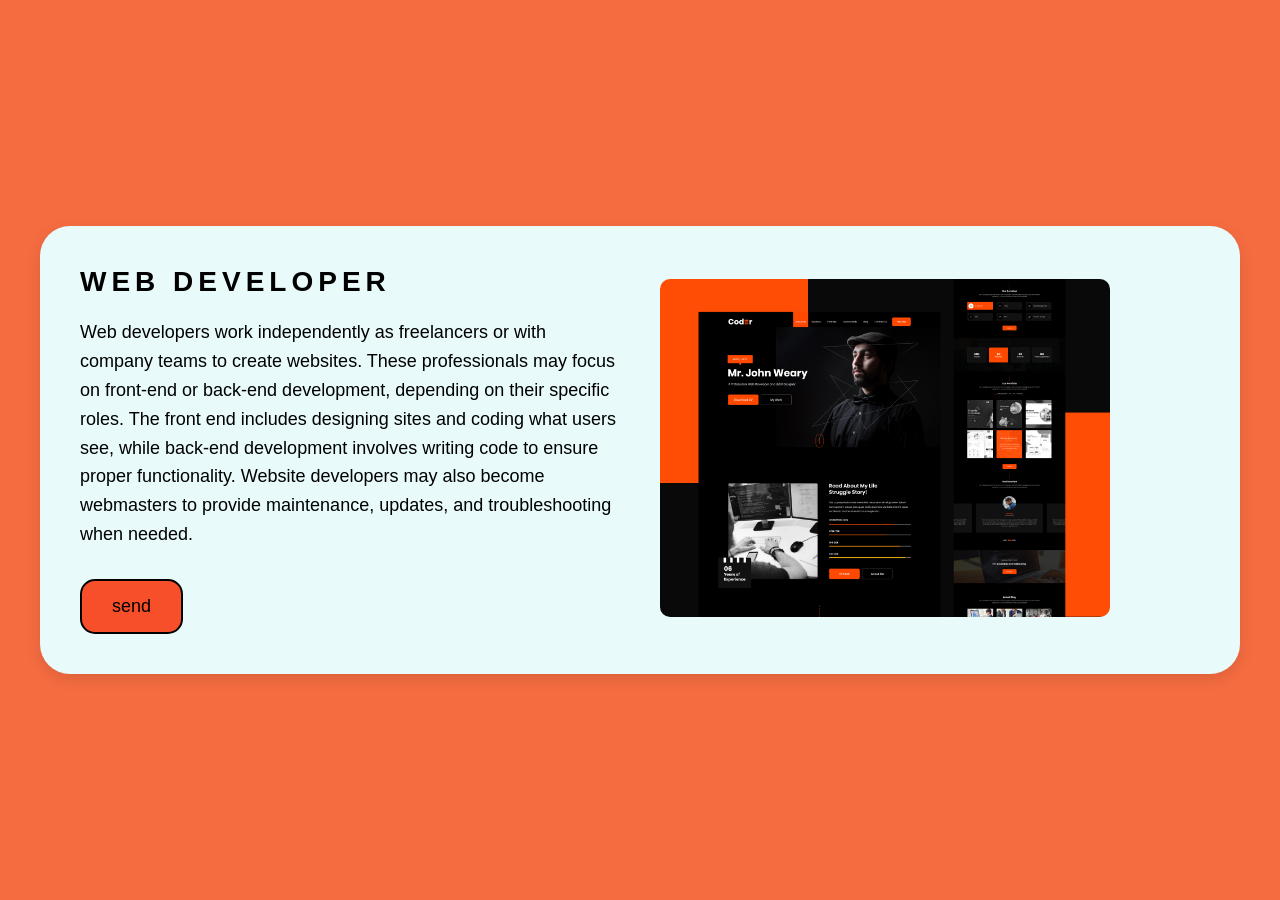
<file: landing page1/index.html>
<!DOCTYPE html>
<html lang="en">
<head>
  <meta charset="UTF-8" />
  <meta name="viewport" content="width=device-width, initial-scale=1.0" />
  <title>Web Developer Landing Page</title>
  <link rel="stylesheet" href="css/style.css" />


</head>
<body>
  <section class="container">
    <div class="card">
      <div class="card-content">
        <div class="text-section">
          <h1>WEB DEVELOPER</h1>
          <p>
            Web developers work independently as freelancers or with company teams to create websites.
            These professionals may focus on front-end or back-end development, depending on their specific roles.
            The front end includes designing sites and coding what users see, while back-end development involves writing code to ensure proper functionality.
            Website developers may also become webmasters to provide maintenance, updates, and troubleshooting when needed.
          </p>
          <button>send</button>
        </div>
        <div class="image-section">
          <img src="img/landingphotot.png" alt="web development image" />
        </div>
      </div>
    </div>
  </section>
</body>
</html>
</file>
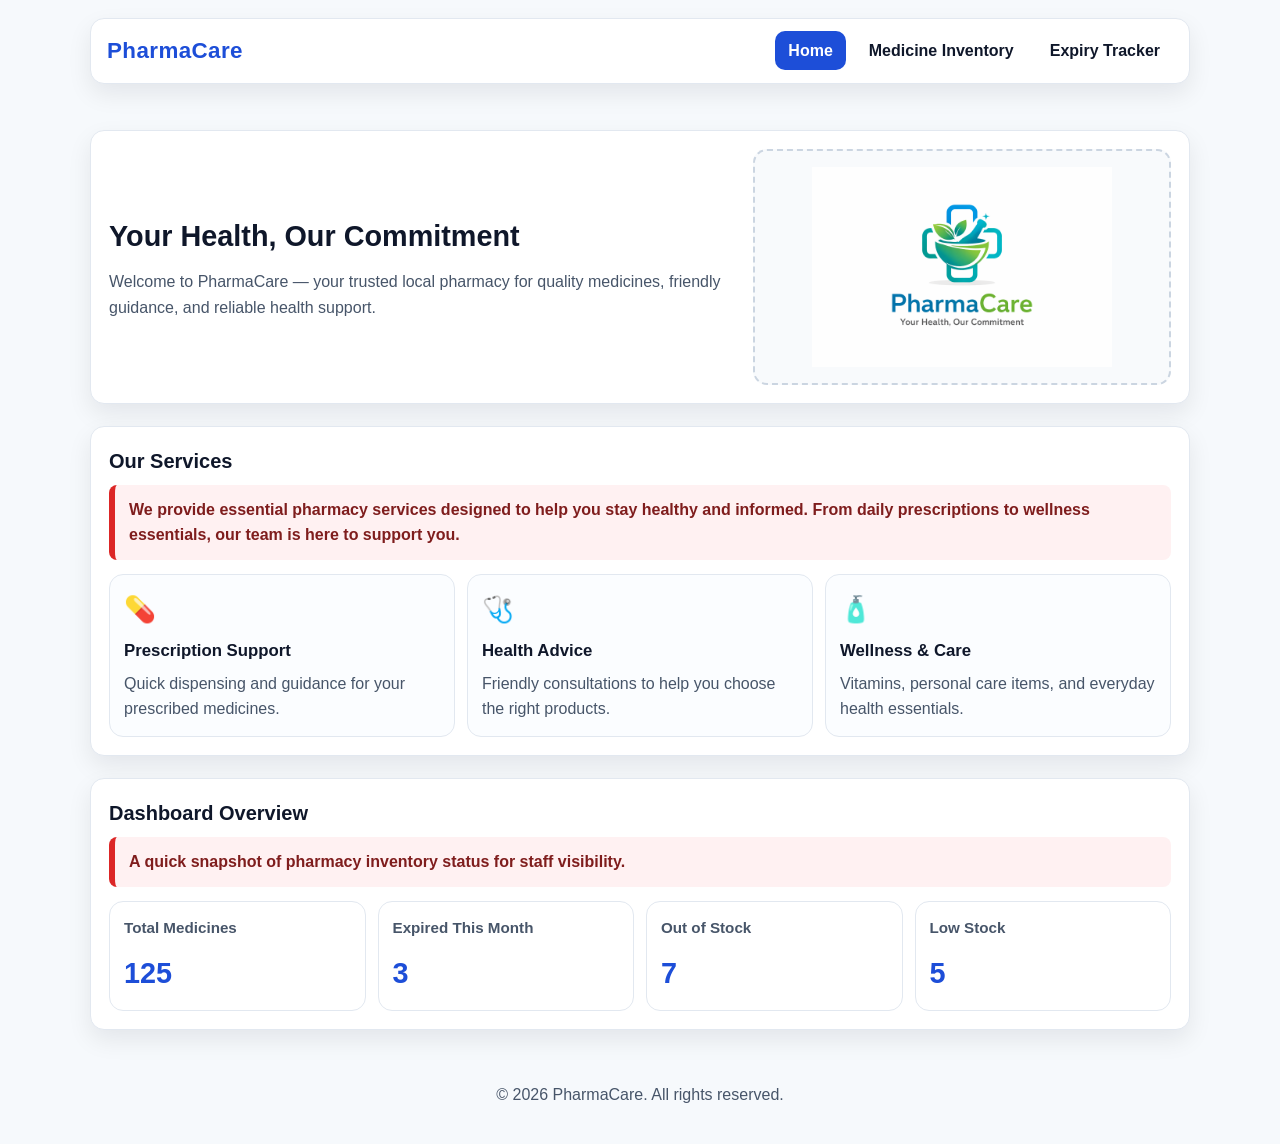
<file: PharmaCare/index.html>
<!DOCTYPE html>
<html lang="en">
<head>
  <meta charset="UTF-8" />
  <meta name="viewport" content="width=device-width, initial-scale=1.0" />
  <title>PharmaCare | Home</title>

  <!-- Link to the external CSS file -->
  <link rel="stylesheet" href="style.css" />
</head>

<body>
  <!-- 1) Brand / Logo -->
  <header class="site-header">
    <div class="brand">
      <!-- Optional logo image (if you have one). If not, you can keep it as text only. -->
      <!-- <img src="image/logo.png" alt="PharmaCare Logo" class="logo"> -->
      <h1 class="brand-name">PharmaCare</h1>
    </div>

    <!-- 5) Navigation Menu (must be on all pages) -->
    <nav class="main-nav" aria-label="Main Navigation">
      <ul>
        <li><a href="index.html" class="active">Home</a></li>
        <li><a href="inventory.html">Medicine Inventory</a></li>
        <li><a href="expiry.html">Expiry Tracker</a></li>
      </ul>
    </nav>
  </header>

  <main>
    <!-- 2) Welcome / Tagline -->
    <section class="hero">
      <div class="hero-text">
        <h2>Your Health, Our Commitment</h2>
        <p>
          Welcome to PharmaCare — your trusted local pharmacy for quality medicines,
          friendly guidance, and reliable health support.
        </p>
      </div>

      <!-- 4) Visually appealing section with placeholder image/icon -->
      <div class="hero-media" aria-hidden="true">
        <!-- Placeholder box (can be replaced with an image later) -->
       <div class="placeholder-image">
  <img src="image/c391b523-d0c8-41dc-a319-376be727cc22.png" 
       alt="PharmaCare Logo" 
       class="hero-logo">
</div>

      </div>
    </section>

    <!-- 3) Brief introduction to services -->
    <section class="services">
      <h3>Our Services</h3>
      <p class="section-intro">
        We provide essential pharmacy services designed to help you stay healthy and informed.
        From daily prescriptions to wellness essentials, our team is here to support you.
      </p>

      <!-- 4) Visually appealing sections with placeholder icons/cards -->
      <div class="service-cards">
        <article class="service-card">
          <div class="service-icon" aria-hidden="true">💊</div>
          <h4>Prescription Support</h4>
          <p>Quick dispensing and guidance for your prescribed medicines.</p>
        </article>

        <article class="service-card">
          <div class="service-icon" aria-hidden="true">🩺</div>
          <h4>Health Advice</h4>
          <p>Friendly consultations to help you choose the right products.</p>
        </article>

        <article class="service-card">
          <div class="service-icon" aria-hidden="true">🧴</div>
          <h4>Wellness & Care</h4>
          <p>Vitamins, personal care items, and everyday health essentials.</p>
        </article>
      </div>
    </section>

    <!-- 6) Dashboard Overview section with 3-4 summary cards (static examples) -->
    <section class="dashboard-overview">
      <h3>Dashboard Overview</h3>
      <p class="section-intro">
        A quick snapshot of pharmacy inventory status for staff visibility.
      </p>

      <div class="stats-grid">
        <div class="stat-card">
          <h4>Total Medicines</h4>
          <p class="stat-number">125</p>
        </div>

        <div class="stat-card">
          <h4>Expired This Month</h4>
          <p class="stat-number">3</p>
        </div>

        <div class="stat-card">
          <h4>Out of Stock</h4>
          <p class="stat-number">7</p>
        </div>

        <div class="stat-card">
          <h4>Low Stock</h4>
          <p class="stat-number">5</p>
        </div>
      </div>
    </section>
  </main>

  <footer class="site-footer">
    <p>&copy; 2026 PharmaCare. All rights reserved.</p>
  </footer>
</body>
</html>
</file>
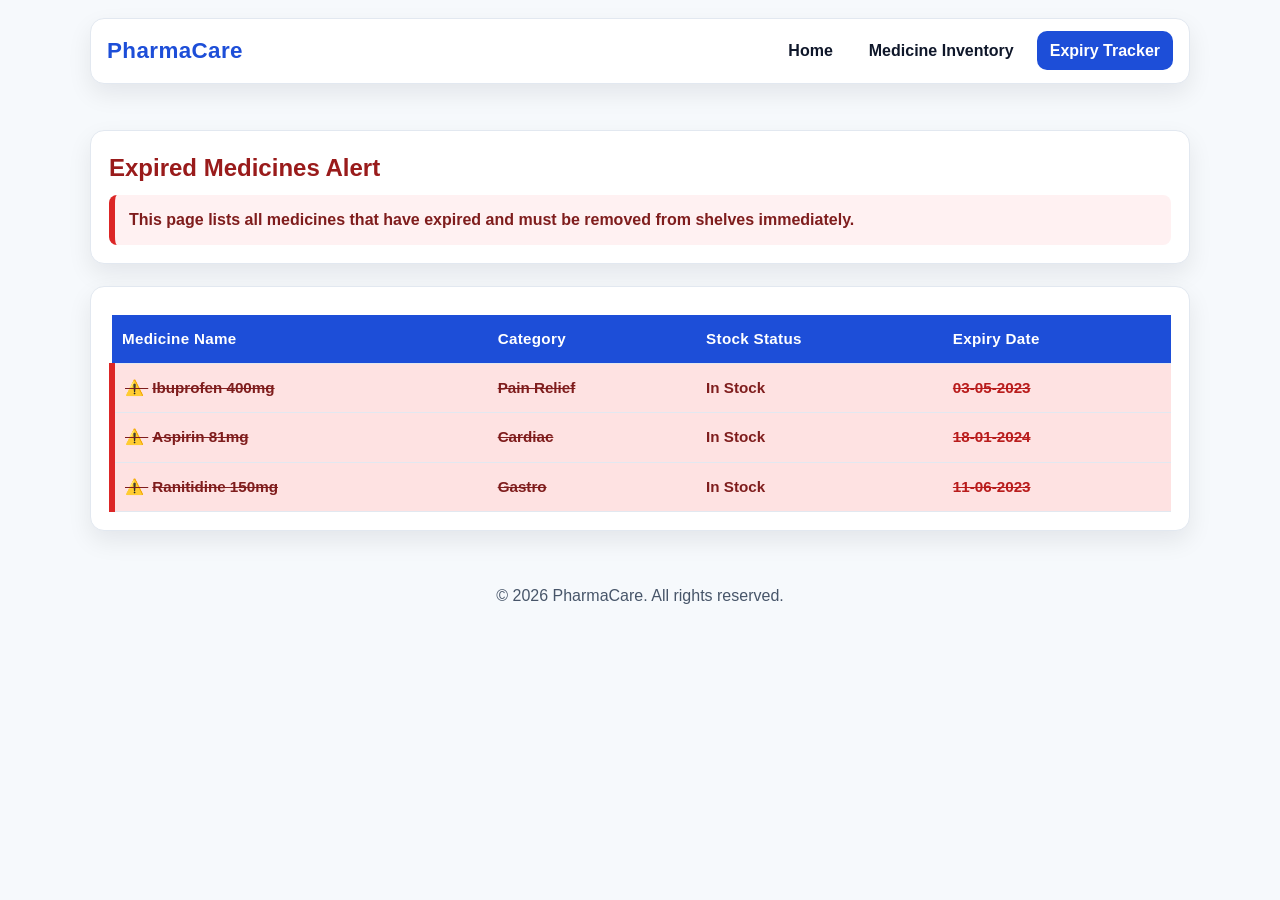
<file: PharmaCare/expiry.html>
<!DOCTYPE html>
<html lang="en">
<head>
  <meta charset="UTF-8" />
  <meta name="viewport" content="width=device-width, initial-scale=1.0" />
  <title>PharmaCare | Expiry Tracker</title>

  <link rel="stylesheet" href="style.css" />
</head>

<body>
  <!-- Header -->
  <header class="site-header">
    <div class="brand">
      <h1 class="brand-name">PharmaCare</h1>
    </div>

    <nav class="main-nav" aria-label="Main Navigation">
      <ul>
        <li><a href="index.html">Home</a></li>
        <li><a href="inventory.html">Medicine Inventory</a></li>
        <li><a href="expiry.html" class="active">Expiry Tracker</a></li>
      </ul>
    </nav>
  </header>

  <main>
    <!-- Page Title -->
    <section>
      <h2>Expired Medicines Alert</h2>
      <p class="section-intro">
        This page lists all medicines that have expired and must be removed from shelves immediately.
      </p>
    </section>

    <!-- Expired Medicines List -->
    <section>
      <table class="inventory-table">
        <thead>
          <tr>
            <th>Medicine Name</th>
            <th>Category</th>
            <th>Stock Status</th>
            <th>Expiry Date</th>
          </tr>
        </thead>

        <tbody>
          <tr class="expired">
            <td data-label="Medicine Name">Ibuprofen 400mg</td>
            <td data-label="Category">Pain Relief</td>
            <td data-label="Stock Status">In Stock</td>
            <td data-label="Expiry Date">03-05-2023</td>
          </tr>

          <tr class="expired">
            <td data-label="Medicine Name">Aspirin 81mg</td>
            <td data-label="Category">Cardiac</td>
            <td data-label="Stock Status">In Stock</td>
            <td data-label="Expiry Date">18-01-2024</td>
          </tr>

          <tr class="expired">
            <td data-label="Medicine Name">Ranitidine 150mg</td>
            <td data-label="Category">Gastro</td>
            <td data-label="Stock Status">In Stock</td>
            <td data-label="Expiry Date">11-06-2023</td>
          </tr>
        </tbody>
      </table>
    </section>
  </main>

  <footer class="site-footer">
    <p>&copy; 2026 PharmaCare. All rights reserved.</p>
  </footer>
</body>
</html>
</file>
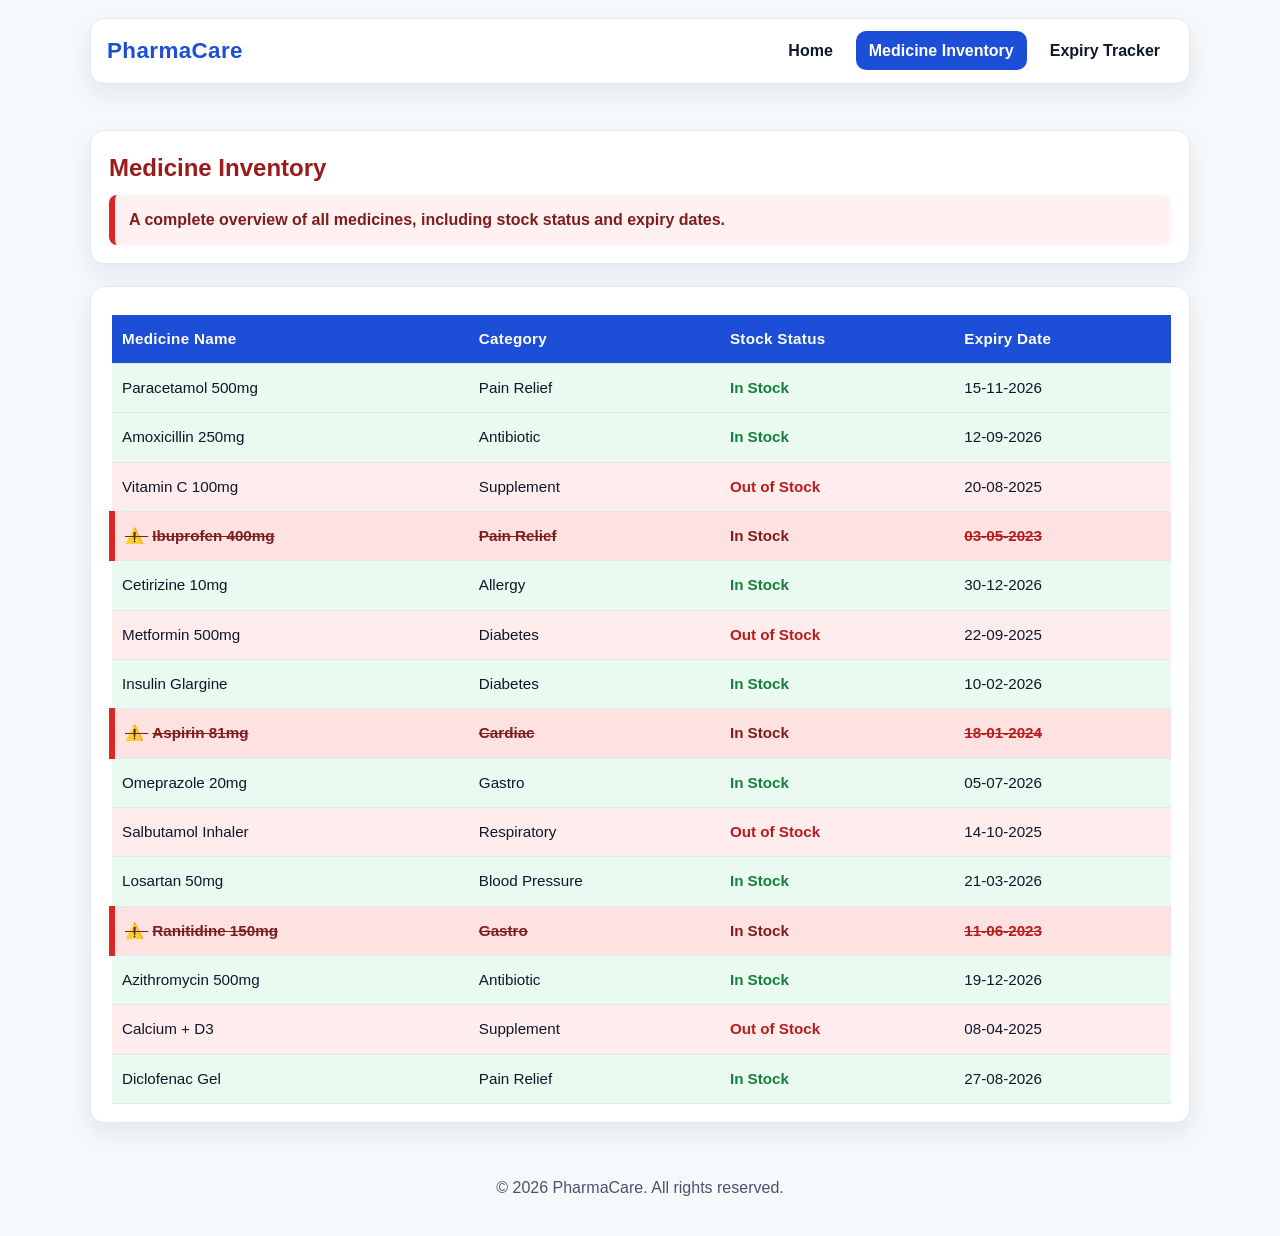
<file: PharmaCare/inventory.html>
<!DOCTYPE html>
<html lang="en">
<head>
  <meta charset="UTF-8" />
  <meta name="viewport" content="width=device-width, initial-scale=1.0" />
  <title>PharmaCare | Medicine Inventory</title>

  <link rel="stylesheet" href="style.css" />
</head>

<body>
  <!-- Header -->
  <header class="site-header">
    <div class="brand">
      <h1 class="brand-name">PharmaCare</h1>
    </div>

    <nav class="main-nav" aria-label="Main Navigation">
      <ul>
        <li><a href="index.html">Home</a></li>
        <li><a href="inventory.html" class="active">Medicine Inventory</a></li>
        <li><a href="expiry.html">Expiry Tracker</a></li>
      </ul>
    </nav>
  </header>

  <main>
    <!-- Page Title -->
    <section>
      <h2>Medicine Inventory</h2>
      <p class="section-intro">
        A complete overview of all medicines, including stock status and expiry dates.
      </p>
    </section>

    <!-- Inventory Table -->
    <section>
      <table class="inventory-table">
        <thead>
          <tr>
            <th>Medicine Name</th>
            <th>Category</th>
            <th>Stock Status</th>
            <th>Expiry Date</th>
          </tr>
        </thead>

        <tbody>
          <tr class="in-stock">
            <td data-label="Medicine Name">Paracetamol 500mg</td>
            <td data-label="Category">Pain Relief</td>
            <td data-label="Stock Status">In Stock</td>
            <td data-label="Expiry Date">15-11-2026</td>
          </tr>

          <tr class="in-stock">
            <td data-label="Medicine Name">Amoxicillin 250mg</td>
            <td data-label="Category">Antibiotic</td>
            <td data-label="Stock Status">In Stock</td>
            <td data-label="Expiry Date">12-09-2026</td>
          </tr>

          <tr class="out-of-stock">
            <td data-label="Medicine Name">Vitamin C 100mg</td>
            <td data-label="Category">Supplement</td>
            <td data-label="Stock Status">Out of Stock</td>
            <td data-label="Expiry Date">20-08-2025</td>
          </tr>

          <tr class="expired">
            <td data-label="Medicine Name">Ibuprofen 400mg</td>
            <td data-label="Category">Pain Relief</td>
            <td data-label="Stock Status">In Stock</td>
            <td data-label="Expiry Date">03-05-2023</td>
          </tr>

          <tr class="in-stock">
            <td data-label="Medicine Name">Cetirizine 10mg</td>
            <td data-label="Category">Allergy</td>
            <td data-label="Stock Status">In Stock</td>
            <td data-label="Expiry Date">30-12-2026</td>
          </tr>

          <tr class="out-of-stock">
            <td data-label="Medicine Name">Metformin 500mg</td>
            <td data-label="Category">Diabetes</td>
            <td data-label="Stock Status">Out of Stock</td>
            <td data-label="Expiry Date">22-09-2025</td>
          </tr>

          <tr class="in-stock">
            <td data-label="Medicine Name">Insulin Glargine</td>
            <td data-label="Category">Diabetes</td>
            <td data-label="Stock Status">In Stock</td>
            <td data-label="Expiry Date">10-02-2026</td>
          </tr>

          <tr class="expired">
            <td data-label="Medicine Name">Aspirin 81mg</td>
            <td data-label="Category">Cardiac</td>
            <td data-label="Stock Status">In Stock</td>
            <td data-label="Expiry Date">18-01-2024</td>
          </tr>

          <tr class="in-stock">
            <td data-label="Medicine Name">Omeprazole 20mg</td>
            <td data-label="Category">Gastro</td>
            <td data-label="Stock Status">In Stock</td>
            <td data-label="Expiry Date">05-07-2026</td>
          </tr>

          <tr class="out-of-stock">
            <td data-label="Medicine Name">Salbutamol Inhaler</td>
            <td data-label="Category">Respiratory</td>
            <td data-label="Stock Status">Out of Stock</td>
            <td data-label="Expiry Date">14-10-2025</td>
          </tr>

          <tr class="in-stock">
            <td data-label="Medicine Name">Losartan 50mg</td>
            <td data-label="Category">Blood Pressure</td>
            <td data-label="Stock Status">In Stock</td>
            <td data-label="Expiry Date">21-03-2026</td>
          </tr>

          <tr class="expired">
            <td data-label="Medicine Name">Ranitidine 150mg</td>
            <td data-label="Category">Gastro</td>
            <td data-label="Stock Status">In Stock</td>
            <td data-label="Expiry Date">11-06-2023</td>
          </tr>

          <tr class="in-stock">
            <td data-label="Medicine Name">Azithromycin 500mg</td>
            <td data-label="Category">Antibiotic</td>
            <td data-label="Stock Status">In Stock</td>
            <td data-label="Expiry Date">19-12-2026</td>
          </tr>

          <tr class="out-of-stock">
            <td data-label="Medicine Name">Calcium + D3</td>
            <td data-label="Category">Supplement</td>
            <td data-label="Stock Status">Out of Stock</td>
            <td data-label="Expiry Date">08-04-2025</td>
          </tr>

          <tr class="in-stock">
            <td data-label="Medicine Name">Diclofenac Gel</td>
            <td data-label="Category">Pain Relief</td>
            <td data-label="Stock Status">In Stock</td>
            <td data-label="Expiry Date">27-08-2026</td>
          </tr>
        </tbody>
      </table>
    </section>
  </main>

  <footer class="site-footer">
    <p>&copy; 2026 PharmaCare. All rights reserved.</p>
  </footer>
</body>
</html>
</file>
<file: landing page1/css/style.css>
* {
  box-sizing: border-box;
  margin: 0;
  padding: 0;
  font-family: 'Segoe UI', sans-serif;
}

body {
  background-color: #f56c41; /* اللون البرتقالي */
}

.container {
  display: flex;
  justify-content: center;
  align-items: center;
  padding: 50px 20px;
  min-height: 100vh;
}

.card {
  background-color: #e8fafa; /* الأزرق الفاتح */
  border-radius: 30px;
  padding: 40px;
  max-width: 1200px;
  width: 100%;
  box-shadow: 0 5px 15px rgba(0, 0, 0, 0.1);
}

.card-content {
  display: flex;
  flex-direction: row;
  gap: 40px;
  align-items: center;
  flex-wrap: wrap;
}

.text-section {
  flex: 1;
  min-width: 280px;
}

.text-section h1 {
  font-size: 28px;
  letter-spacing: 5px;
  margin-bottom: 20px;
  font-weight: 700;
}

.text-section p {
  font-size: 18px;
  line-height: 1.6;
  margin-bottom: 30px;
}

.text-section button {
  padding: 15px 30px;
  background-color: #f84f2b;
  color: #000;
  border: 2px solid #000;
  border-radius: 15px;
  font-size: 18px;
  cursor: pointer;
  transition: all 0.3s ease;
}

.text-section button:hover {
  background-color: #fff;
  color: #f84f2b;
}

.image-section {
  flex: 1;
  min-width: 280px;
}

.image-section img {
  width: 100%;
  max-width: 450px;
  border-radius: 10px;
}
</file>
<file: PharmaCare/style.css>
/* ============ Basic Reset ============ */
* {
  box-sizing: border-box;
  margin: 0;
  padding: 0;
}

:root {
  --bg: #f6f9fc;
  --card: #ffffff;
  --text: #0f172a;
  --muted: #475569;

  --primary: #1d4ed8;   /* medical blue */
  --primary-soft: #e6efff;

  --green-soft: #eafaf0;
  --red-soft: #ffecec;

  --border: #e2e8f0;
  --shadow: 0 10px 25px rgba(2, 6, 23, 0.08);
  --radius: 14px;
}

body {
  font-family: Arial, Helvetica, sans-serif;
  background: var(--bg);
  color: var(--text);
  line-height: 1.6;
}

/* Make layout breathe */
main {
  width: min(1100px, 92%);
  margin: 0 auto;
  padding: 24px 0 40px;
}

/* ============ Header & Navigation (Grid) ============ */
.site-header {
  width: min(1100px, 92%);
  margin: 18px auto 0;
  background: var(--card);
  border: 1px solid var(--border);
  border-radius: var(--radius);
  box-shadow: var(--shadow);
  padding: 14px 16px;

  display: grid;
  grid-template-columns: 1fr auto;
  align-items: center;
  gap: 12px;
}

.brand {
  display: flex;
  align-items: center;
  gap: 10px;
}

.brand-name {
  font-size: 1.4rem;
  color: var(--primary);
  letter-spacing: 0.4px;
}

/* Nav */
.main-nav ul {
  list-style: none;
  display: grid;
  grid-auto-flow: column;
  gap: 10px;
}

.main-nav a {
  text-decoration: none;
  color: var(--text);
  font-weight: 600;
  padding: 10px 12px;
  border-radius: 10px;
  border: 1px solid transparent;
  transition: 0.2s;
}

.main-nav a:hover {
  background: var(--primary-soft);
  border-color: #c7d2fe;
}

.main-nav a.active {
  background: var(--primary);
  color: #fff;
}

/* ============ Sections ============ */
section {
  margin-top: 22px;
  background: var(--card);
  border: 1px solid var(--border);
  border-radius: var(--radius);
  box-shadow: var(--shadow);
  padding: 18px;
}

.section-intro {
  margin-top: 8px;
  color: var(--muted);
}

/* ============ Hero (Grid) ============ */
.hero {
  display: grid;
  grid-template-columns: 1.2fr 0.8fr;
  gap: 16px;
  align-items: center;
}

.hero-text h2 {
  font-size: 1.8rem;
  color: var(--text);
}

.hero-text p {
  margin-top: 10px;
  color: var(--muted);
}

.hero-media {
  display: grid;
  place-items: center;
}

.placeholder-image {
  width: 100%;
  min-height: 190px;
  border-radius: var(--radius);
  border: 2px dashed #cbd5e1;
  background: #f8fafc;
  color: #64748b;
  display: grid;
  place-items: center;
  text-align: center;
  padding: 16px;
  font-weight: 600;
}

/* ============ Services ============ */
.services h3,
.dashboard-overview h3 {
  font-size: 1.25rem;
  color: var(--text);
}

.service-cards {
  margin-top: 14px;
  display: grid;
  grid-template-columns: repeat(3, 1fr);
  gap: 12px;
}

.service-card {
  border: 1px solid var(--border);
  border-radius: var(--radius);
  padding: 14px;
  background: #fbfdff;
}

.service-icon {
  font-size: 1.6rem;
}

.service-card h4 {
  margin-top: 8px;
  font-size: 1.05rem;
}

.service-card p {
  margin-top: 6px;
  color: var(--muted);
}

/* ============ Dashboard Overview (Grid) ============ */
.stats-grid {
  margin-top: 14px;
  display: grid;
  grid-template-columns: repeat(4, 1fr);
  gap: 12px;
}

.stat-card {
  border: 1px solid var(--border);
  border-radius: var(--radius);
  padding: 14px;
  background: #ffffff;
}

.stat-card h4 {
  font-size: 0.95rem;
  color: var(--muted);
  font-weight: 700;
}

.stat-number {
  margin-top: 10px;
  font-size: 1.8rem;
  font-weight: 800;
  color: var(--primary);
}

/* ============ Footer ============ */
.site-footer {
  width: min(1100px, 92%);
  margin: 0 auto 24px;
  color: var(--muted);
  text-align: center;
  padding: 12px 0;
}

/* ============ Responsive ============ */
@media (max-width: 900px) {
  .site-header {
    grid-template-columns: 1fr;
    gap: 10px;
  }

  .main-nav ul {
    grid-auto-flow: row;
    justify-items: start;
  }

  .hero {
    grid-template-columns: 1fr;
  }

  .service-cards {
    grid-template-columns: 1fr;
  }

  .stats-grid {
    grid-template-columns: repeat(2, 1fr);
  }
}

@media (max-width: 480px) {
  .brand-name {
    font-size: 1.2rem;
  }

  .hero-text h2 {
    font-size: 1.45rem;
  }

  .stats-grid {
    grid-template-columns: 1fr;
  }
}
/* ============ Inventory Table ============ */

.inventory-table {
  width: 100%;
  border-collapse: collapse;
  margin-top: 10px;
  font-size: 0.95rem;
}

.inventory-table thead {
  background-color: var(--primary);
  color: #ffffff;
}

.inventory-table th,
.inventory-table td {
  padding: 12px 10px;
  text-align: left;
  border-bottom: 1px solid var(--border);
}

.inventory-table th {
  font-weight: 700;
  letter-spacing: 0.3px;
}

/* Hover effect */
.inventory-table tbody tr:hover {
  background-color: #f1f5f9;
}

/* ============ Stock Status Colors ============ */

/* In Stock → Green */
.inventory-table tr.in-stock {
  background-color: var(--green-soft);
}

.inventory-table tr.in-stock td:nth-child(3) {
  color: #15803d;
  font-weight: 700;
}

/* Out of Stock → Red */
.inventory-table tr.out-of-stock {
  background-color: var(--red-soft);
}

.inventory-table tr.out-of-stock td:nth-child(3) {
  color: #b91c1c;
  font-weight: 700;
}

/* Expired Medicines → Warning */
.inventory-table tr.expired {
  background-color: #fff1f2;
}

.inventory-table tr.expired td {
  color: #991b1b;
  text-decoration: line-through;
}

.inventory-table tr.expired td:nth-child(3) {
  text-decoration: none;
  font-weight: 700;
}

/* ============ Responsive Table ============ */
@media (max-width: 700px) {
  .inventory-table,
  .inventory-table thead,
  .inventory-table tbody,
  .inventory-table th,
  .inventory-table td,
  .inventory-table tr {
    display: block;
  }

  .inventory-table thead {
    display: none;
  }

  .inventory-table tr {
    margin-bottom: 14px;
    border: 1px solid var(--border);
    border-radius: var(--radius);
    padding: 10px;
  }

  .inventory-table td {
    border: none;
    padding: 6px 0;
  }

  .inventory-table td::before {
    content: attr(data-label);
    font-weight: 700;
    color: var(--muted);
    display: block;
  }
}
/* ============ Expiry Tracker Page ============ */

/* عنوان تحذيري للصفحة */
main section h2 {
  color: #991b1b;
}

/* فقرة التنبيه */
main section .section-intro {
  background-color: #fff1f2;
  border-left: 6px solid #dc2626;
  padding: 12px 14px;
  border-radius: 8px;
  color: #7f1d1d;
  font-weight: 600;
}

/* تأكيد شكل الأدوية المنتهية */
.inventory-table tr.expired {
  background-color: #fee2e2;
  border-left: 6px solid #dc2626;
}

.inventory-table tr.expired td {
  color: #7f1d1d;
  font-weight: 600;
}

/* تاريخ الانتهاء يكون أوضح */
.inventory-table tr.expired td:last-child {
  font-weight: 800;
  color: #b91c1c;
}

/* أيقونة تحذير وهمية (شكل بصري فقط) */
.inventory-table tr.expired td:first-child::before {
  content: "⚠️ ";
  margin-right: 4px;
}

/* Responsive cards – نفس جدول inventory */
@media (max-width: 700px) {
  .inventory-table tr.expired {
    background-color: #fff1f2;
  }
}

.hero-logo {
  max-width: 300px;
  width: 100%;
  height: auto;
}
</file>
